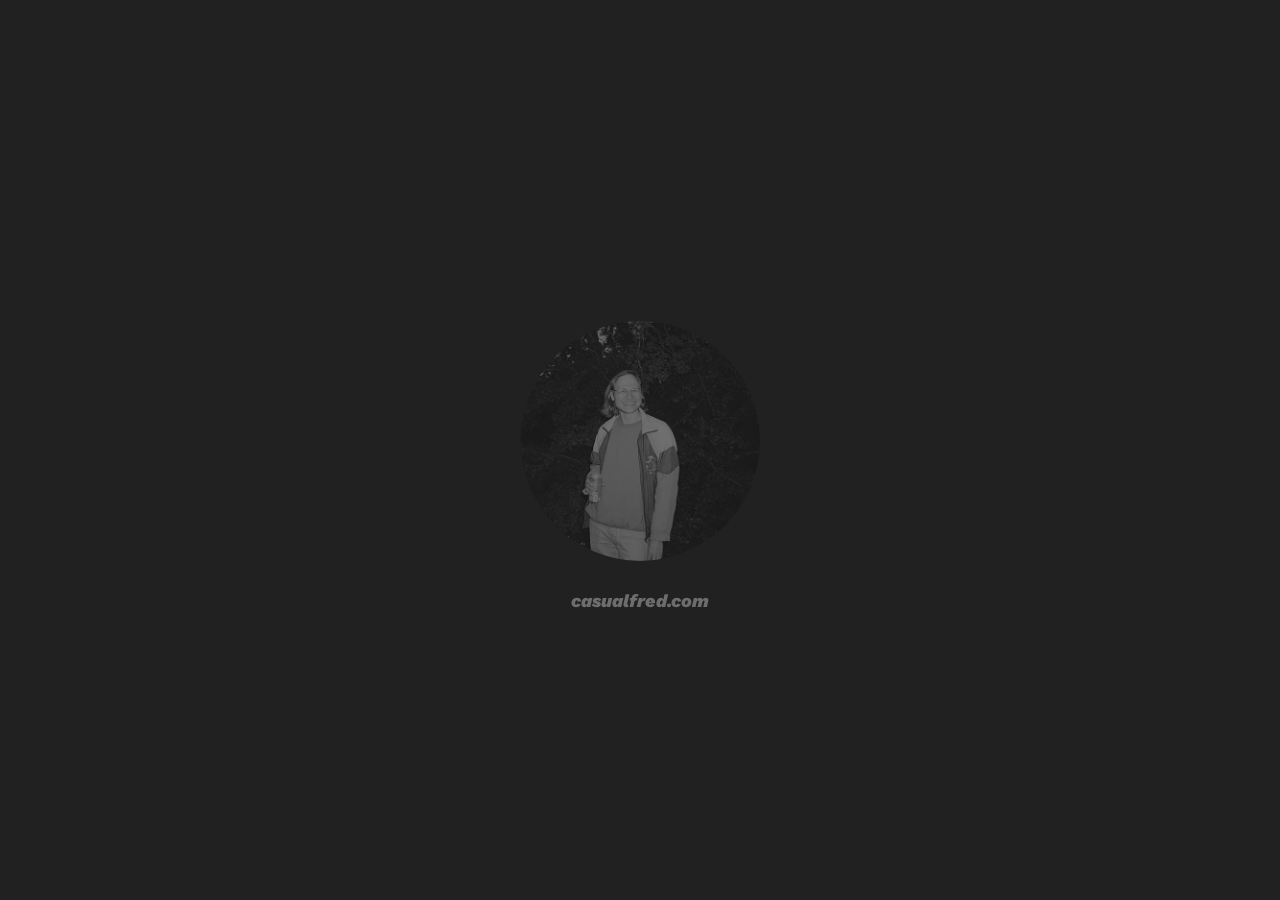
<file: index.html>
<!DOCTYPE html>
<html oncontextmenu="return false">
<head>
	<meta charset="utf-8">
	<meta name="viewport" content="width=device-width, initial-scale=1, user-scalable=no">
	
	<title>casualfred</title>

	<link rel="stylesheet" href="res/style.css">
	
	<!-- Google Fonts API -->
	<link href="https://fonts.googleapis.com/css2?family=Work+Sans:ital,wght@0,100;0,200;0,300;0,400;0,500;0,600;0,700;0,800;0,900;1,100;1,200;1,300;1,400;1,500;1,600;1,700;1,800;1,900&display=swap" rel="stylesheet">
	<link href="https://fonts.googleapis.com/css2?family=Open+Sans:ital,wght@0,100;0,200;0,300;0,400;0,500;0,600;0,700;0,800;0,900;1,100;1,200;1,300;1,400;1,500;1,600;1,700;1,800;1,900&display=swap" rel="stylesheet">
		
	<link rel="shortcut icon" type="image/png" href="https://cslfrd.github.io/res/favicon.png">
</head>


<body>

<div class="center_wrap">
	<div class="content">
		<a href="https://casualfred.com">
			<img src="res/casualfred.png"></img>
			<p>casualfred.com</p>
		</a>
	</div>
</div>

</body>
</html>
</file>
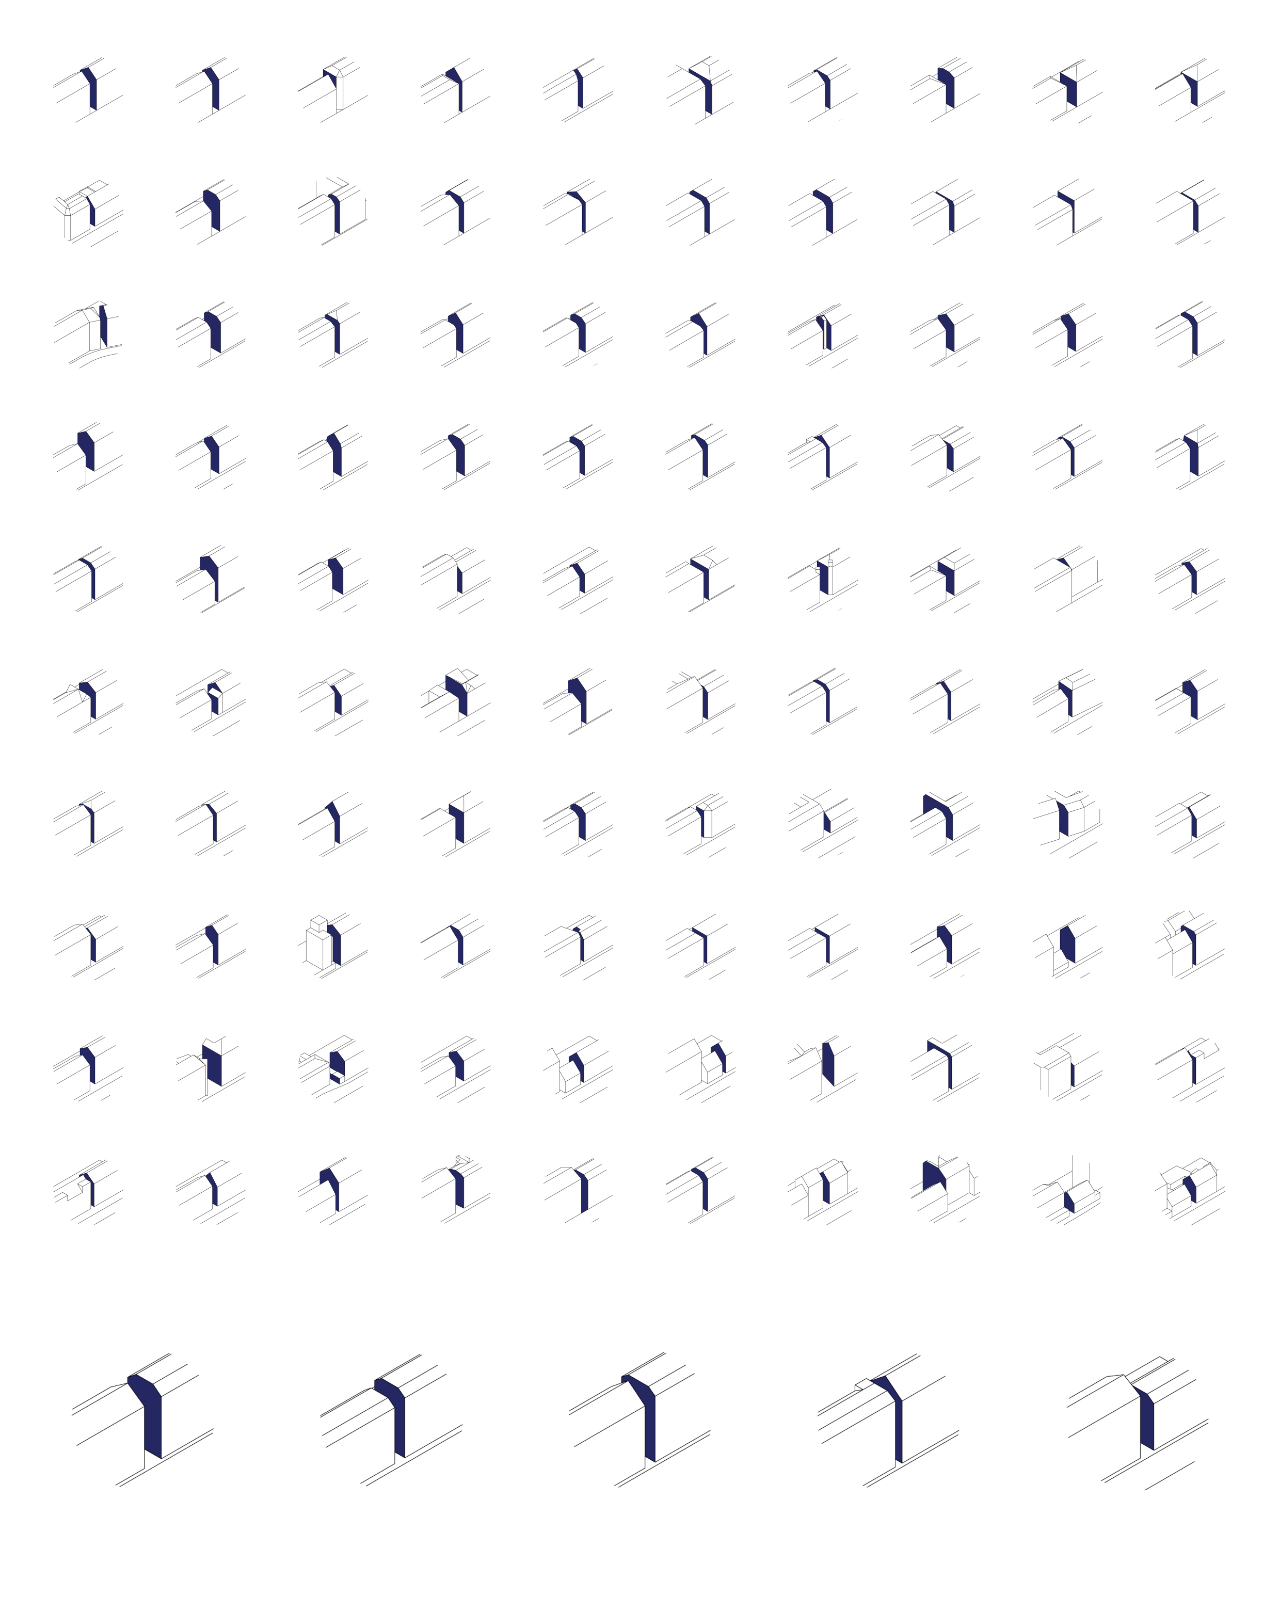
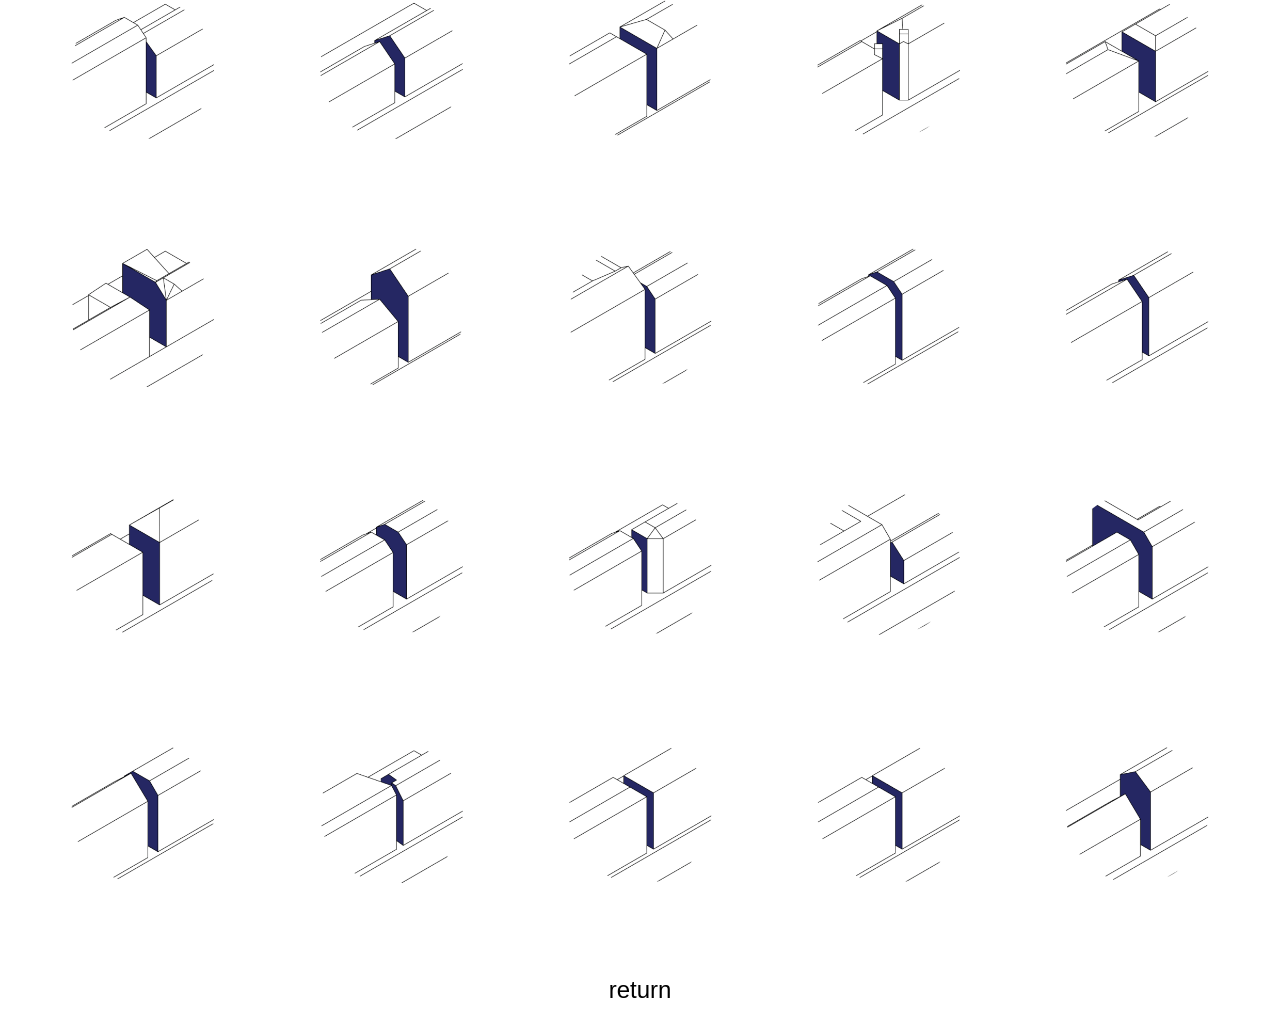
<file: 100infills.html>
<!DOCTYPE html>
<html xmlns="http://www.w3.org/1999/xhtml">

<head>
<meta http-equiv="Content-Type" content="text/html; charset=utf-8" />
<title>Refugees of the digital devoration</title>
<link href="simpel.css" rel="stylesheet" type="text/css" />
<!--<link rel=stylesheet href=mobile.css media="handheld">-->
</head>

<body>



<div>
<img src="images/100_infills.jpeg"></img>
</div>

<div>
<img src="images/25_infills.jpeg"></img>
</div>

<div>
<a href="detox.html#gif">
<p>return</p>
</a>
</div>



<!--
<div>
<a href="images/portfolio_wide8.jpg"><img src="images/portfolio_wide8.jpg"></img></a>
<a href="images/portfolio_wide9.jpg"><img src="images/portfolio_wide9.jpg"></img></a>
</div>

<div>
<a href="images/portfolio_wide10.jpg"><img src="images/portfolio_wide10.jpg"></img></a>
</div>
-->








</body>
</html>
</file>
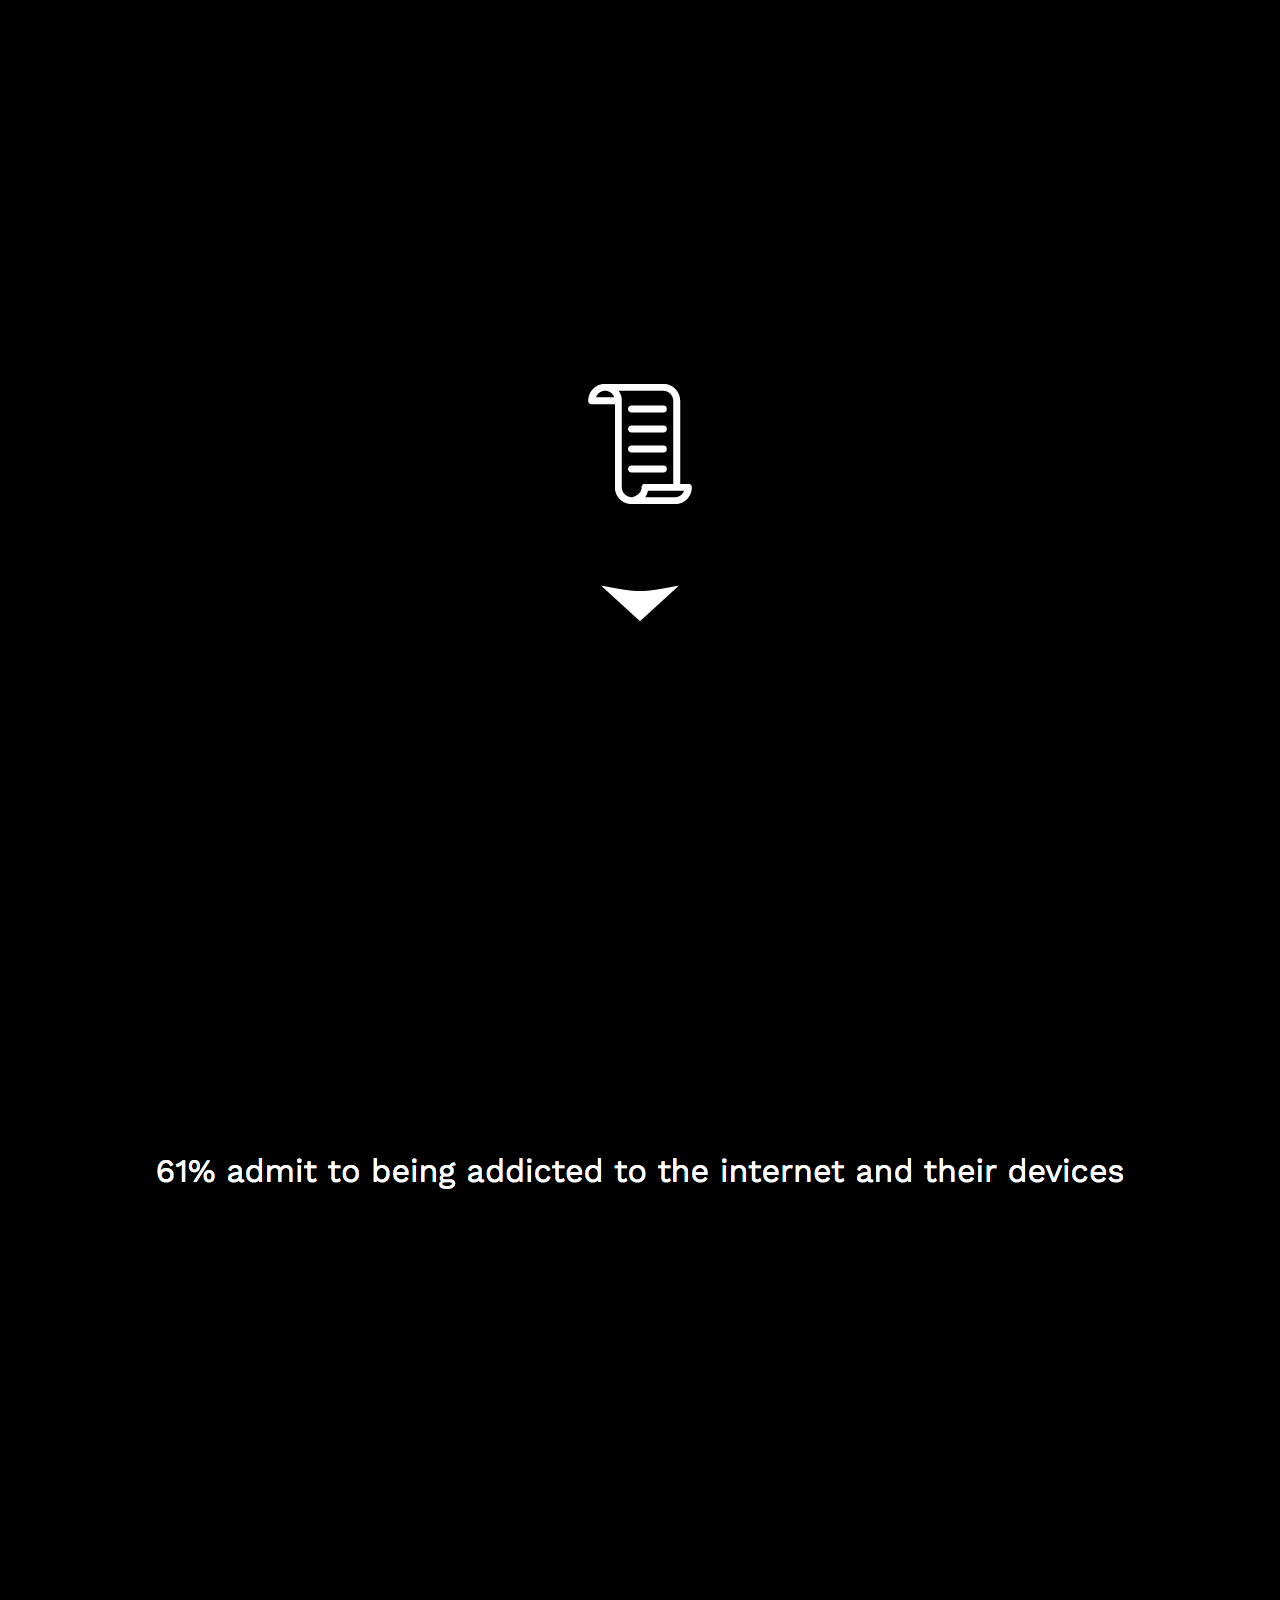
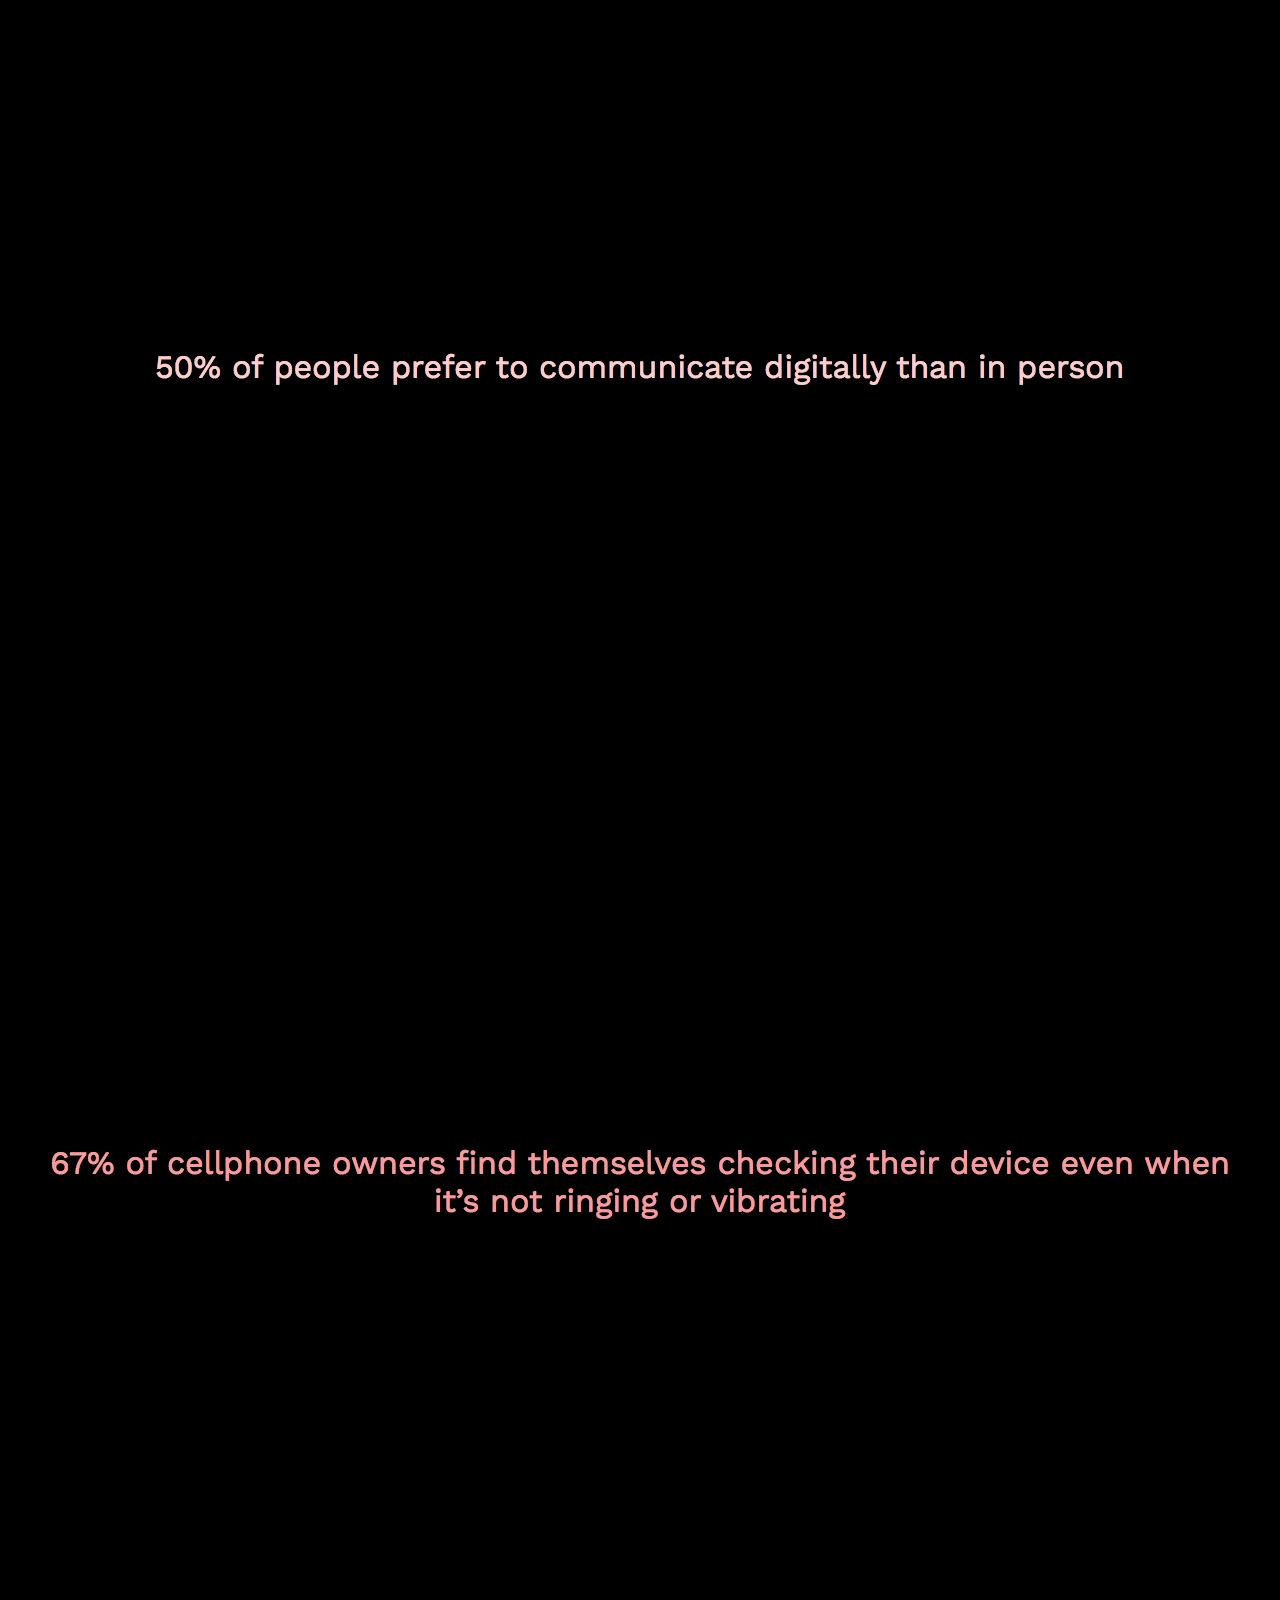
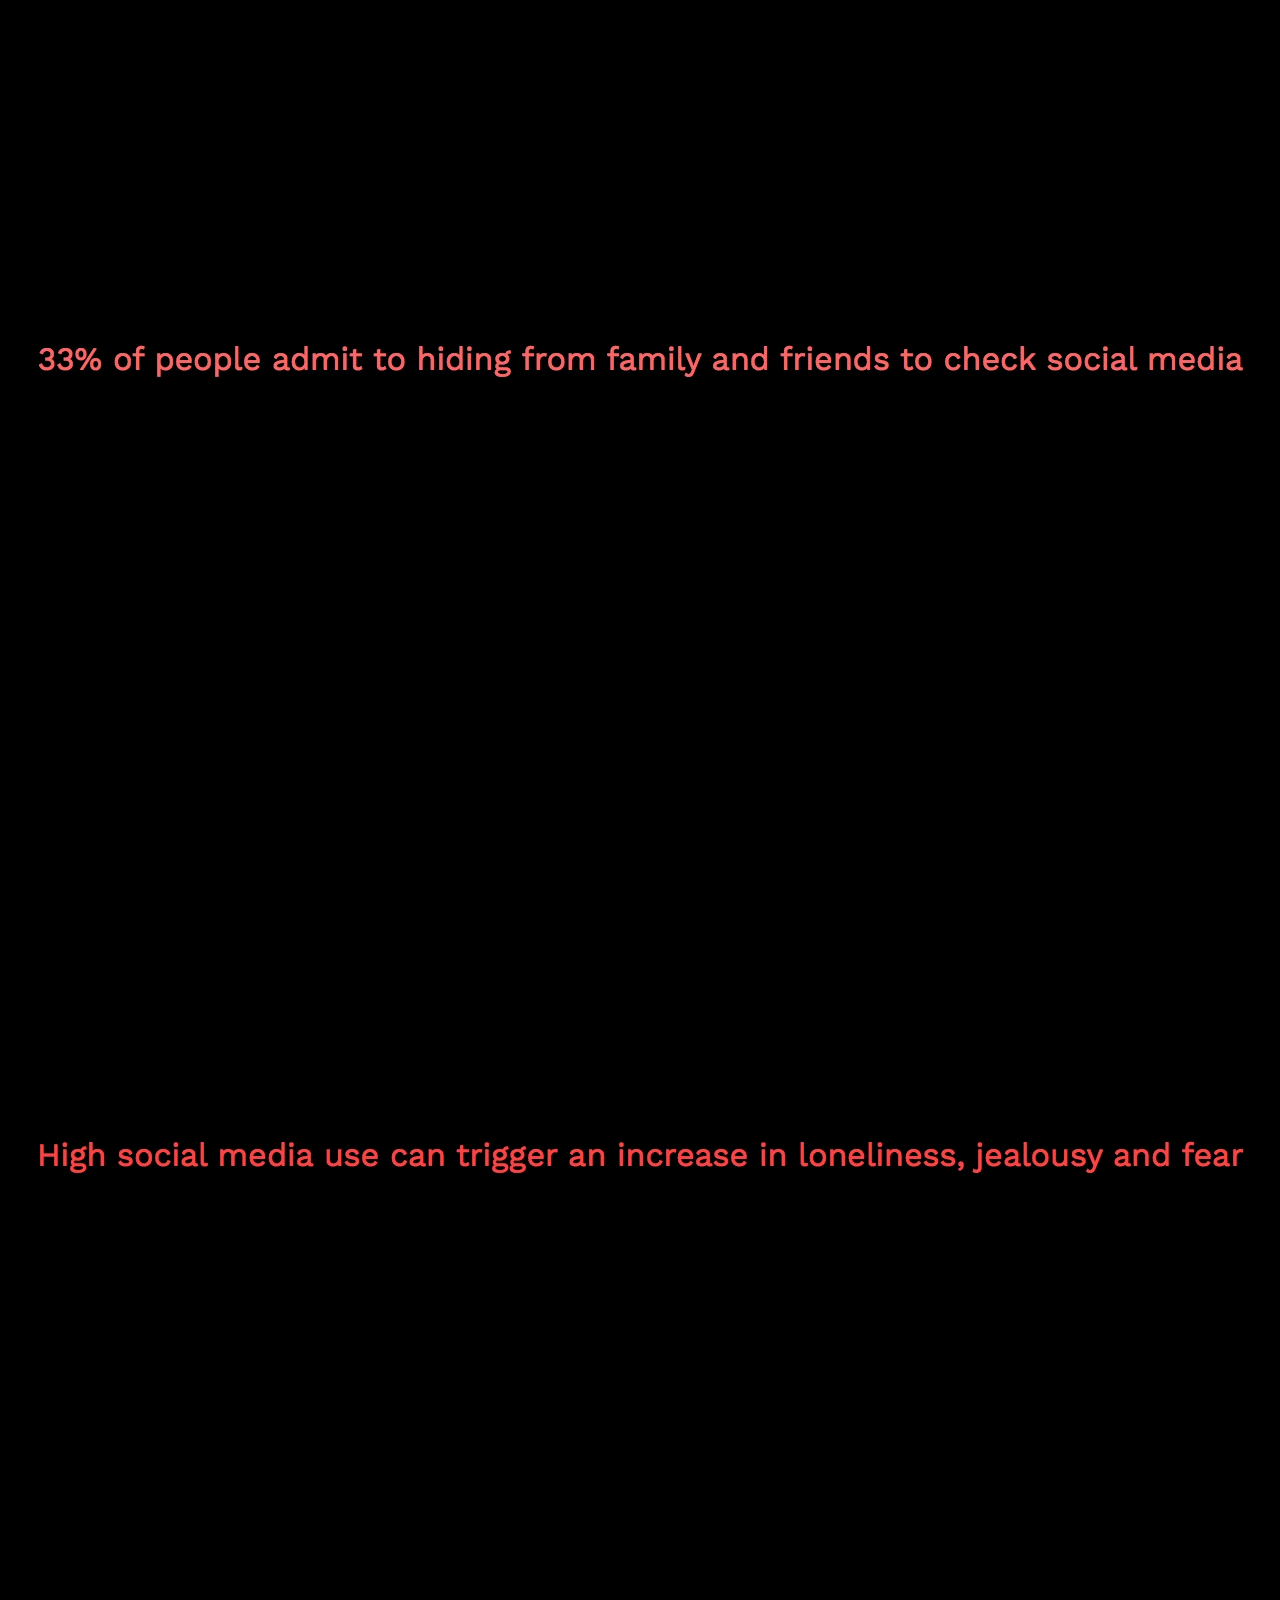
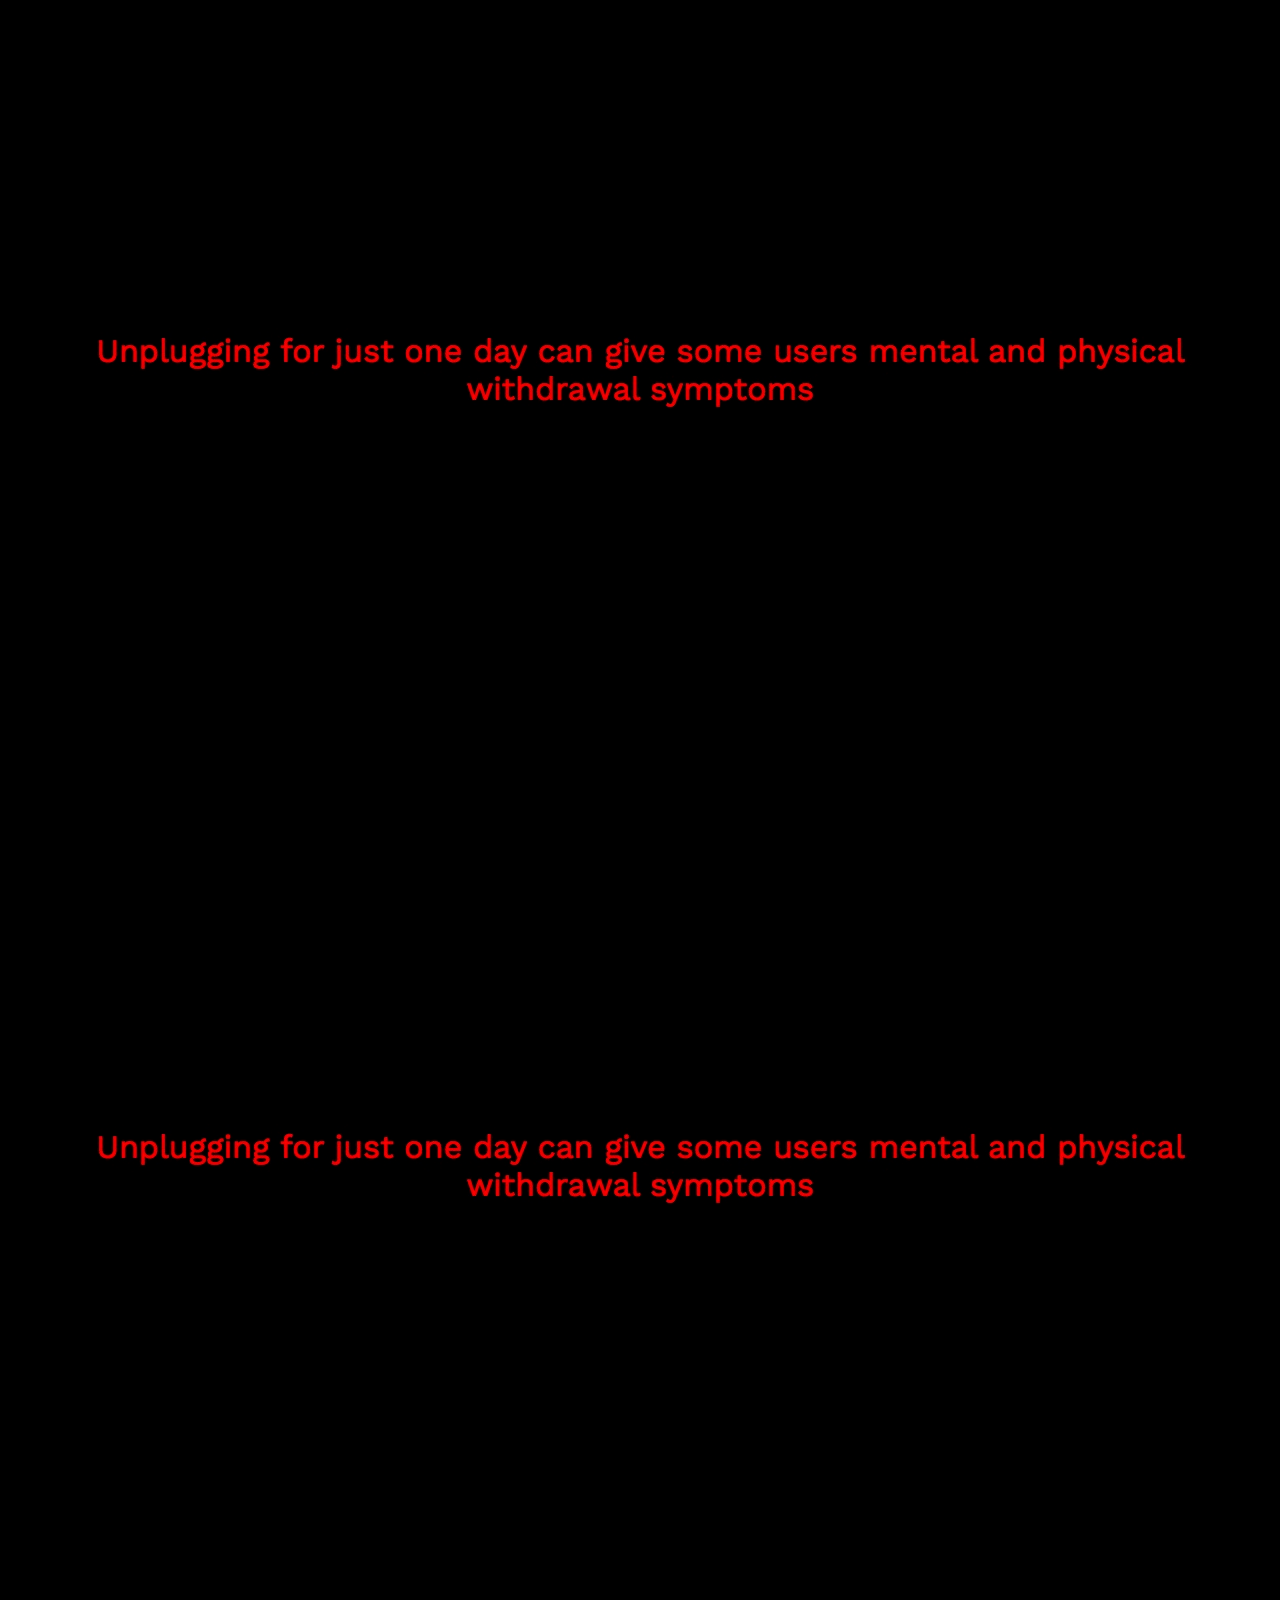
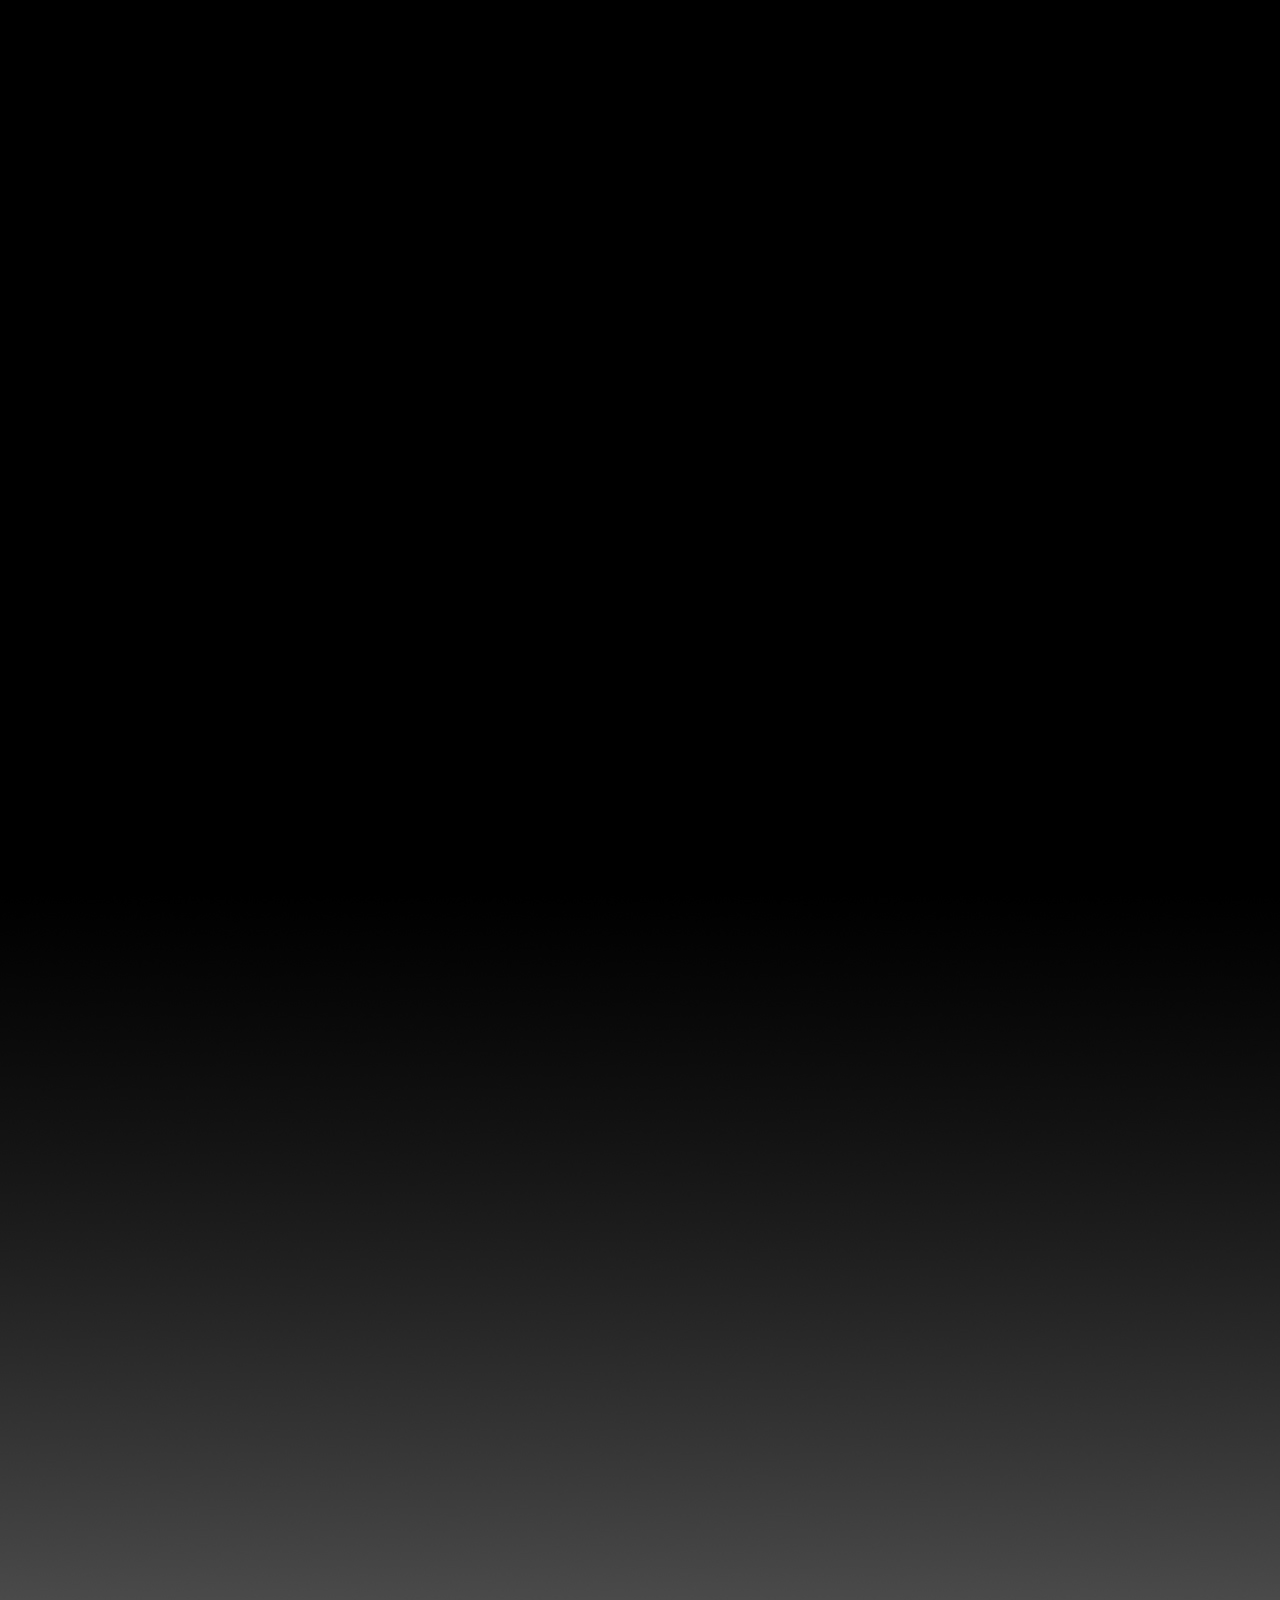
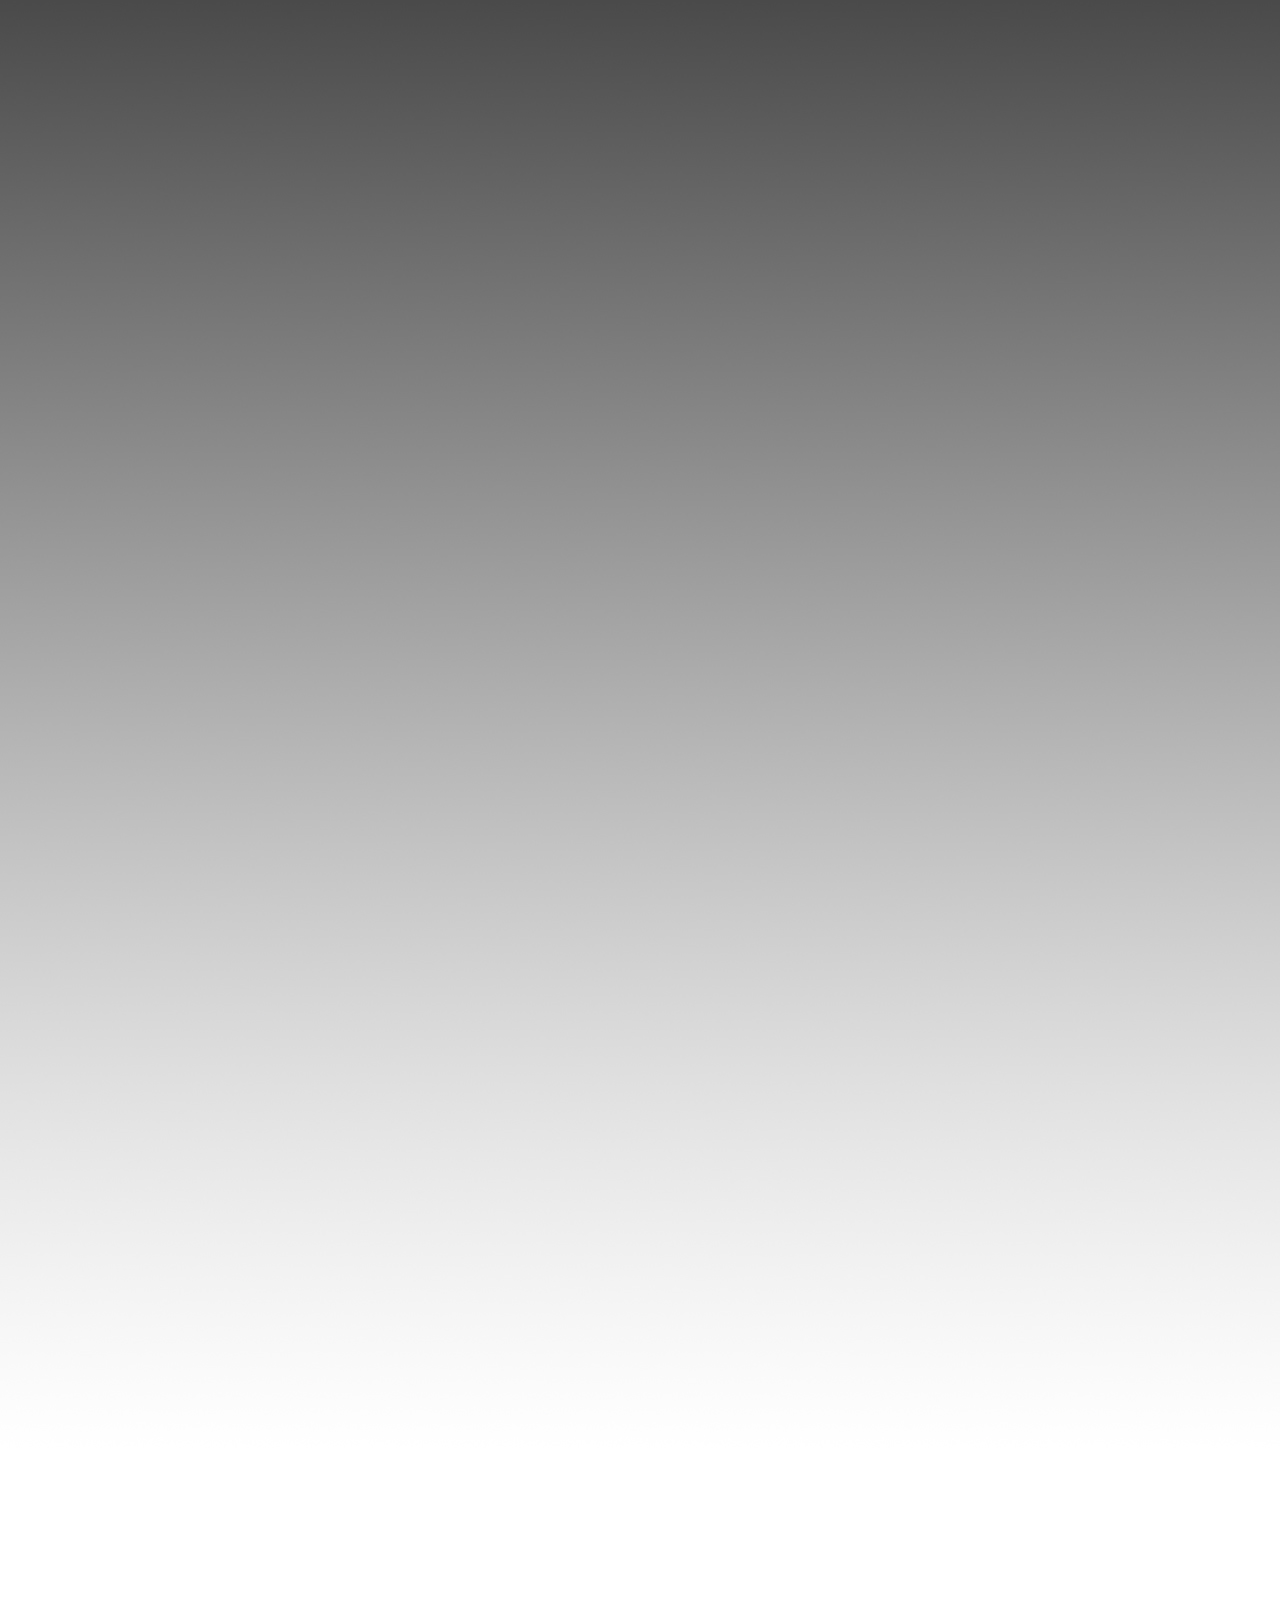
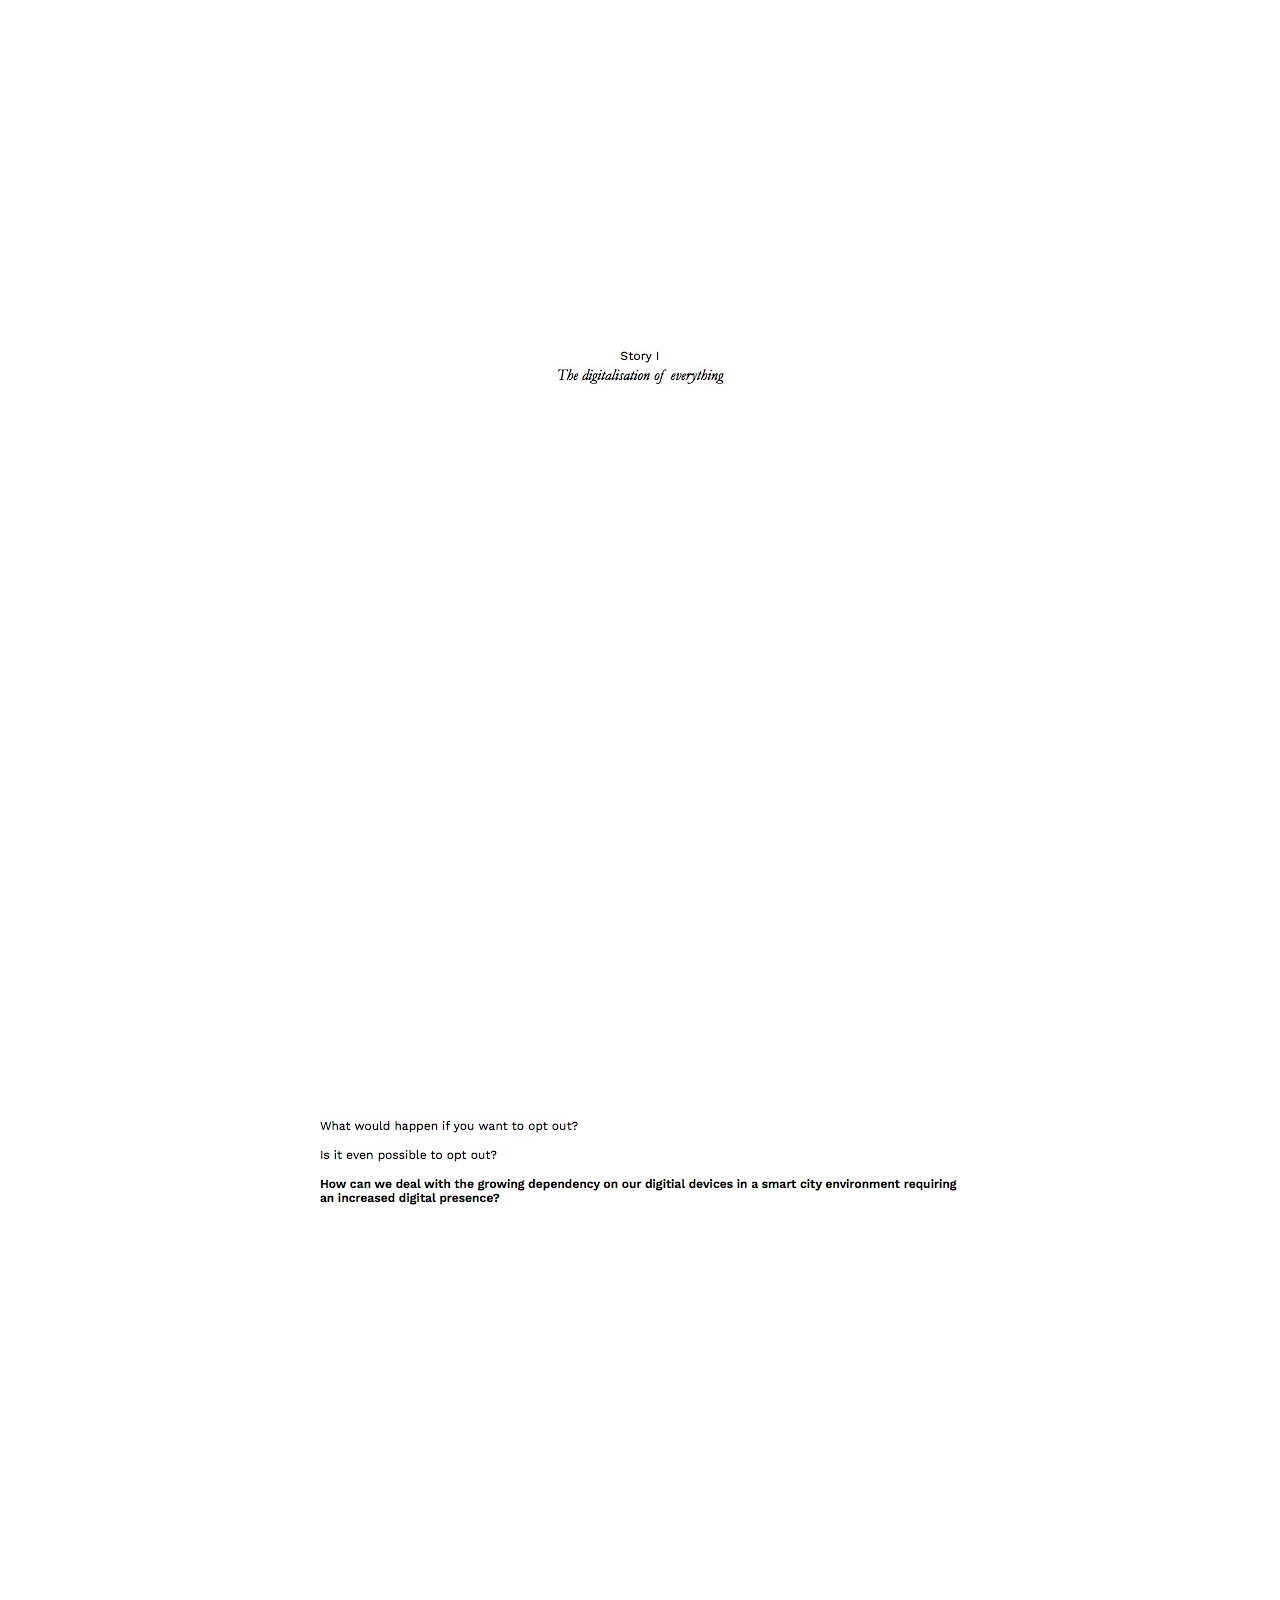
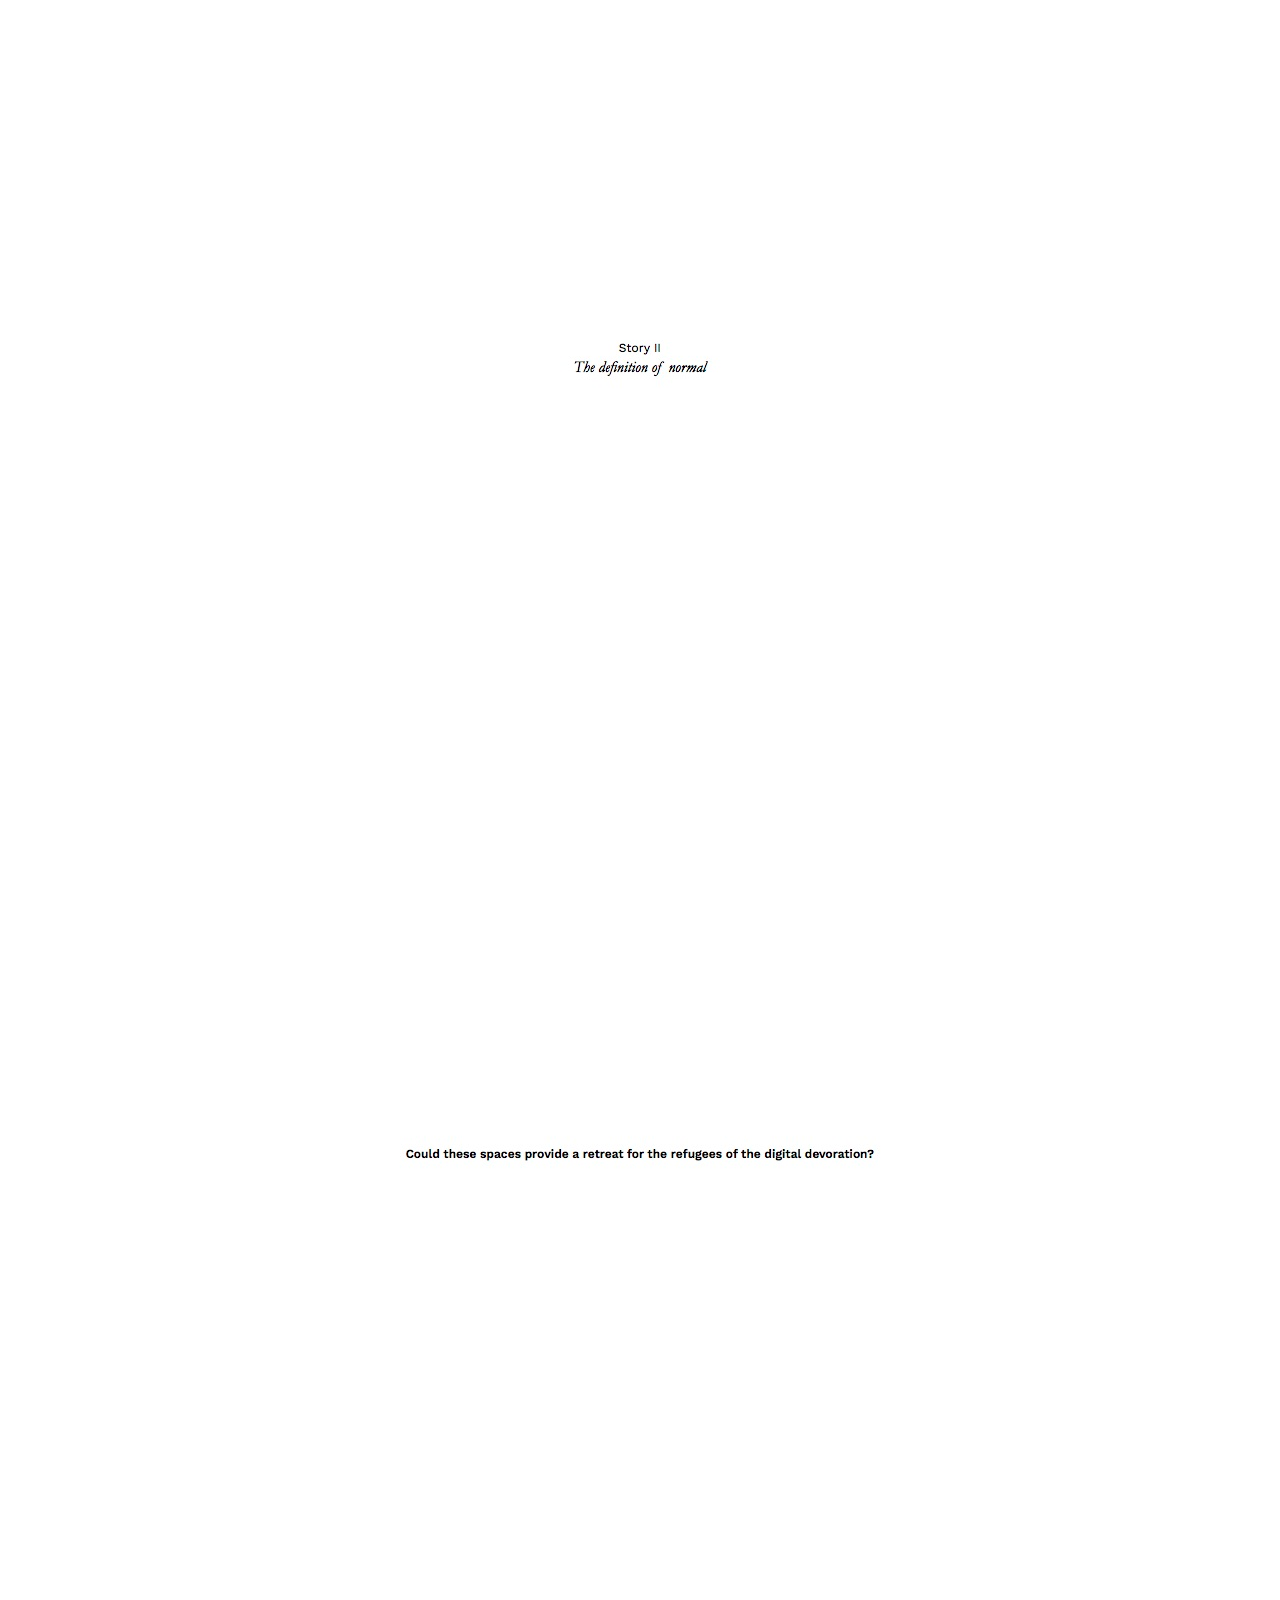
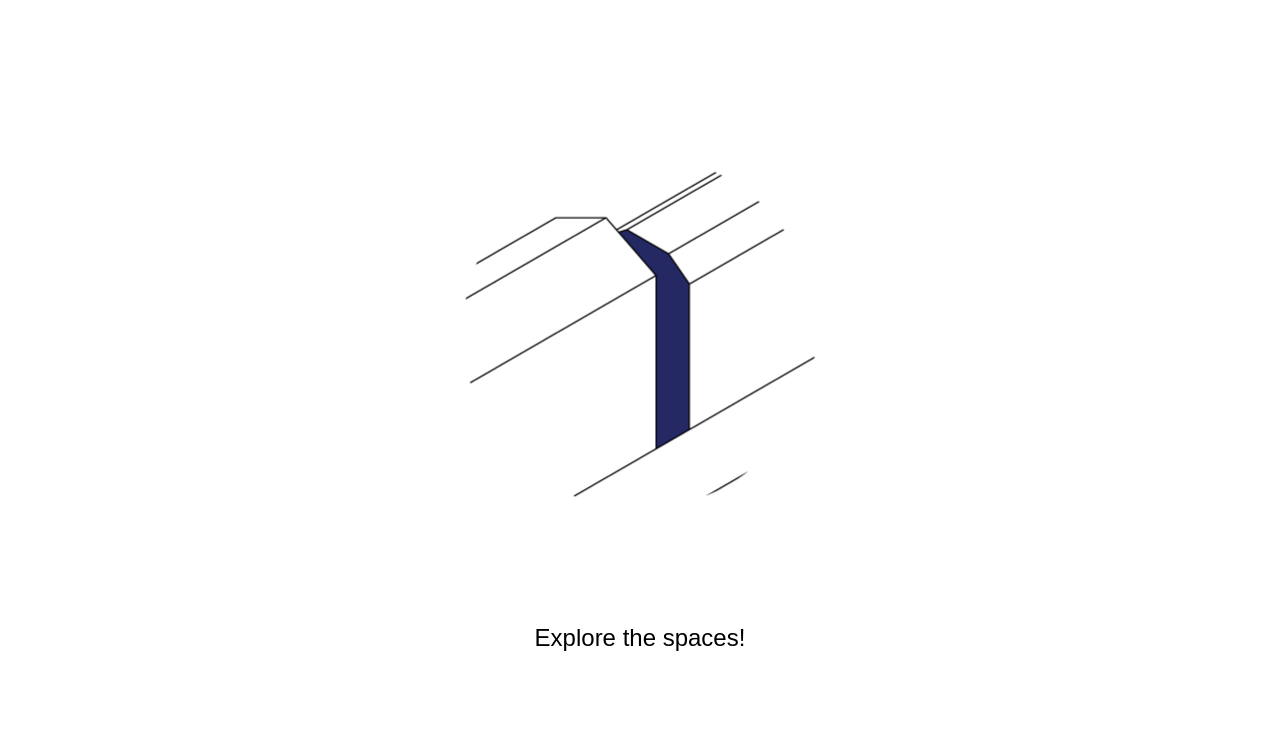
<file: detox.html>
<!DOCTYPE html>
<html xmlns="http://www.w3.org/1999/xhtml">

<head>
<meta http-equiv="Content-Type" content="text/html; charset=utf-8" />
<title>Refugees of the digital devoration</title>
<link href="simpel.css" rel="stylesheet" type="text/css" />
<!--<link rel=stylesheet href=mobile.css media="handheld">-->
</head>

<body>


<!-- scroll -->

<div>
<img src="images/scroll.jpg"></img>
</div>


<!-- introduction -->

<div>
<img src="images/presexport_01.jpeg"></img>
</div>

<div>
<img src="images/presexport_02.jpeg"></img>
</div>

<div>
<img src="images/presexport_03.jpeg"></img>
</div>

<div>
<img src="images/presexport_04.jpeg"></img>
</div>

<div>
<img src="images/presexport_05.jpeg"></img>
</div>

<div>
<img src="images/presexport_06.jpeg"></img>
</div>

<div>
<img src="images/presexport_06.jpeg"></img>
</div>

<!-- fade to white -->

<div>
<img src="images/fadetowhite.jpg"></img>
</div>

<!-- project -->

<div>
<img src="images/presexport_07.jpeg"></img>
</div>

<div>
<img src="images/presexport_08.jpeg"></img>
</div>

<div>
<img src="images/presexport_09.jpeg"></img>
</div>

<div>
<img src="images/presexport_10.jpeg"></img>
</div>


<div>
<a href="100infills.html"><img id="gif" src="images/100infills.gif"></img></a>
<p id="explore">Explore the spaces!</p>
</div>



<!--
<div>
<a href="images/portfolio_wide8.jpg"><img src="images/portfolio_wide8.jpg"></img></a>
<a href="images/portfolio_wide9.jpg"><img src="images/portfolio_wide9.jpg"></img></a>
</div>

<div>
<a href="images/portfolio_wide10.jpg"><img src="images/portfolio_wide10.jpg"></img></a>
</div>
-->








</body>
</html>
</file>
<file: res/style.css>
/* Remove defaults and set behaviour */
* {
	margin: 0;
	padding: 0;
	border: 0px;
	box-sizing: border-box;

	user-select: none;
}
html {
  scroll-behavior: smooth;
}


/* Background color */
body {
	background-color: #212121;
}


/* Text formatting */
* {
	font-family: "Work Sans", "Open Sans", "Helvetica", "Arial", sans-serif;
}
p, a {
	font-size: 18px;
    font-weight: 800;
    line-height: 1.2;
    -webkit-font-smoothing: antialiased;

	text-align: center;
	/*text-transform: uppercase;*/
	font-style: italic;
    
	color: #dfdfdf;
}

/* Links */
a, a:link, a:visited, a:hover, a:active {
	text-decoration: none;
}
a:hover {
	cursor: pointer;
}


/* Content sizing */
.center_wrap {
	display: flex;
	flex-direction: column;
	justify-content: center;
	align-items: center;
	text-align: center;
	min-height: 100vh;
}
img {
	max-width: 240px;
	border-radius: 50%;
	margin-top: 32px;
	margin-bottom: 24px;

	box-shadow: 1px 3px 5px 0 rgba(0, 0, 0, 0.2);
}

/* Hover effects */
@media screen and (min-width: 760px) {
.content:not(.selected) {
	opacity: 0.4;
	filter: grayscale(100%);
	transition-property: opacity, filter;
	transition-duration: 0.2s, 0.2s;
}
.content:hover {
	opacity: 1;
	filter: grayscale(0%);
}
img {
	box-shadow: 0px 0px 0px 0 rgba(0, 0, 0, 0.2);
	transition-property: box-shadow;
	transition-duration: 0.2s;
}
.content:hover img {
	box-shadow: 1px 5px 20px 0 rgba(0, 0, 0, 0.2);
}}
</file>
<file: simpel.css>
/*
Plugin: jQuery Parallax
Version 1.1.3
Author: Ian Lunn
Twitter: @IanLunn
Author URL: http://www.ianlunn.co.uk/
Plugin URL: http://www.ianlunn.co.uk/plugins/jquery-parallax/

License: http://creativecommons.org/licenses/by-sa/3.0/ (Attribution Share Alike). Please attribute work to Ian Lunn simply by leaving these comments in the source code or if you'd prefer, place a link on your website to http://www.ianlunn.co.uk/.
*/

@charset "utf-8";
/* CSS Document */

body {
	margin: 0;

}

img {
	width: 100%;
	margin:0%;
	padding:0%;
}
#gif {
	width: 60%;
	padding-left:20%;
	padding-bottom: 32px;
}
div {
	height: auto;
	margin: 0%;
	padding: 0%;
	margin-bottom: -8px;
}
#header {
	padding-top: 10%;
}

p {
	font:24px Work Sans, Helvetica, Arial;
	text-align: center;
}
#explore {
	margin: 0px;
	padding: 0px;
	margin-top: -10%;
}
a:link, a:visited {
    color: black;
    text-align: center; 
    text-decoration: none;
}

a:hover, a:active {
	text-decoration: underline;
}
</file>
